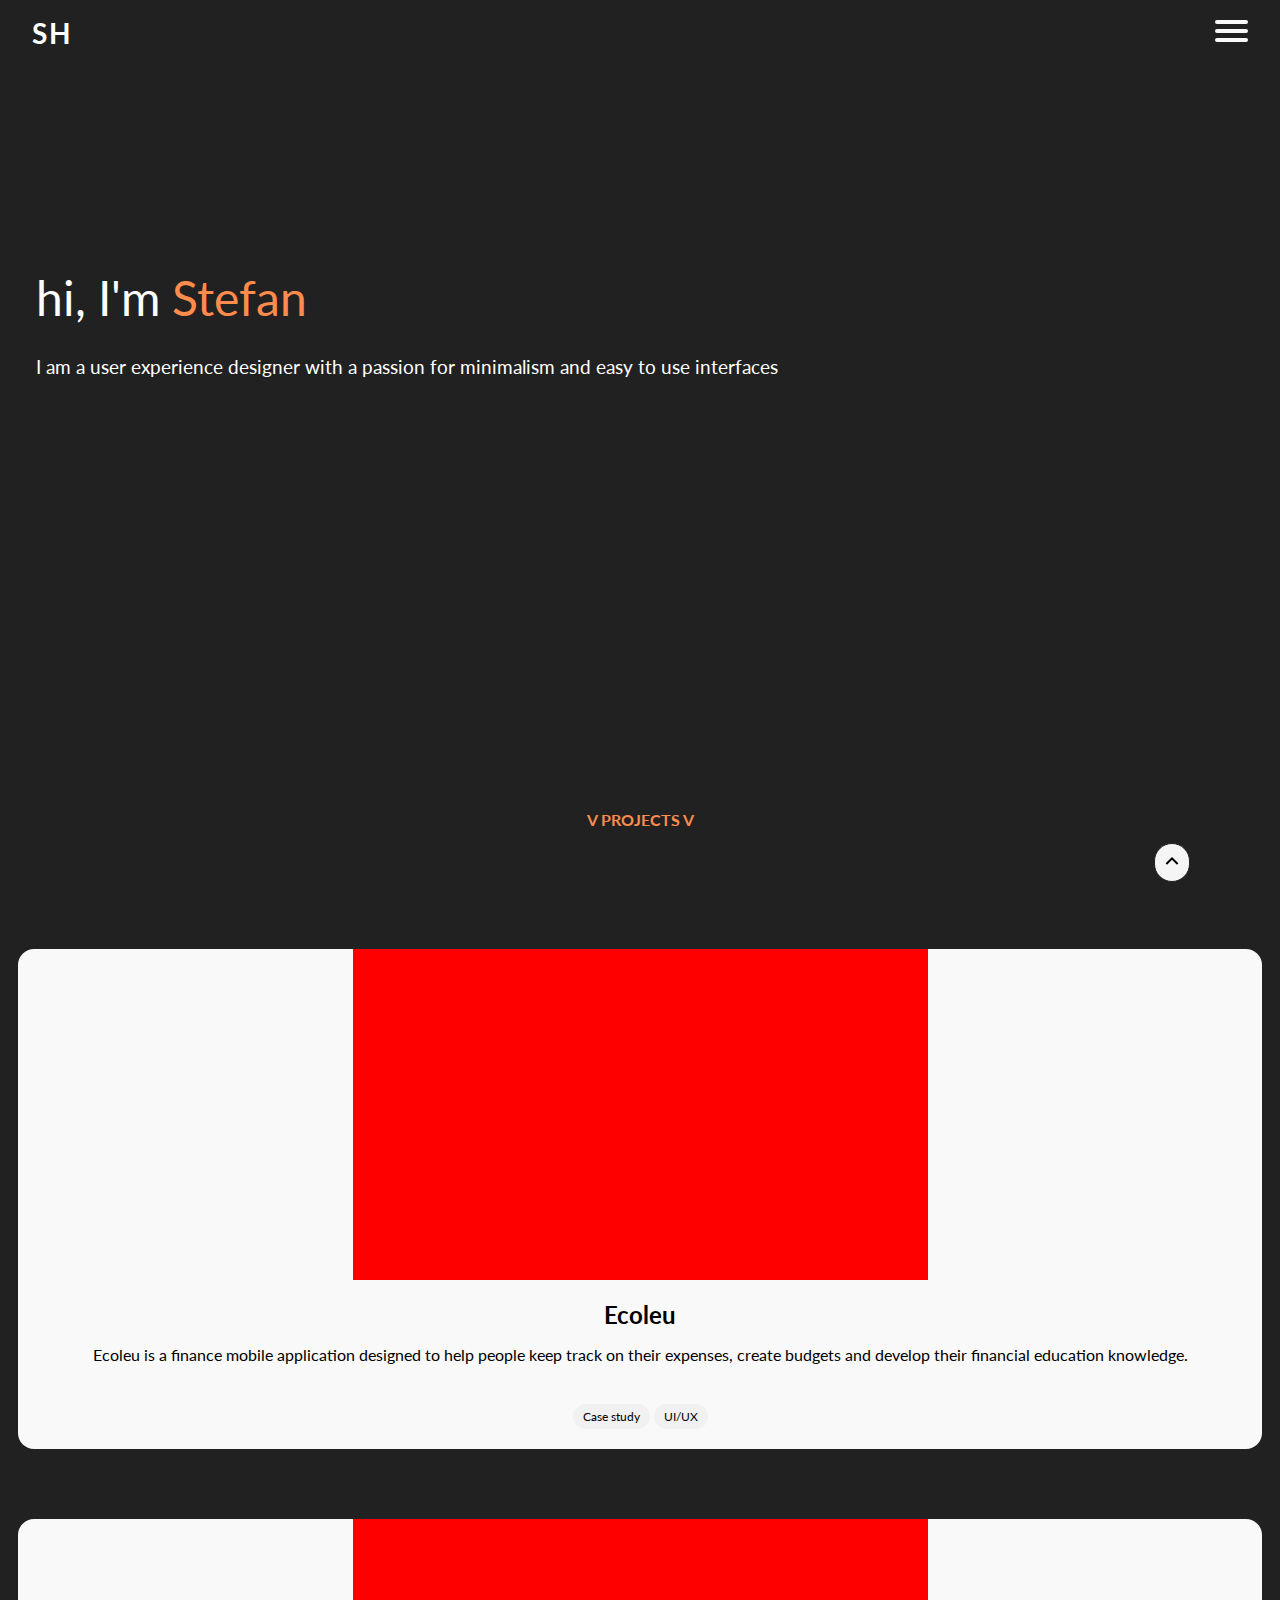
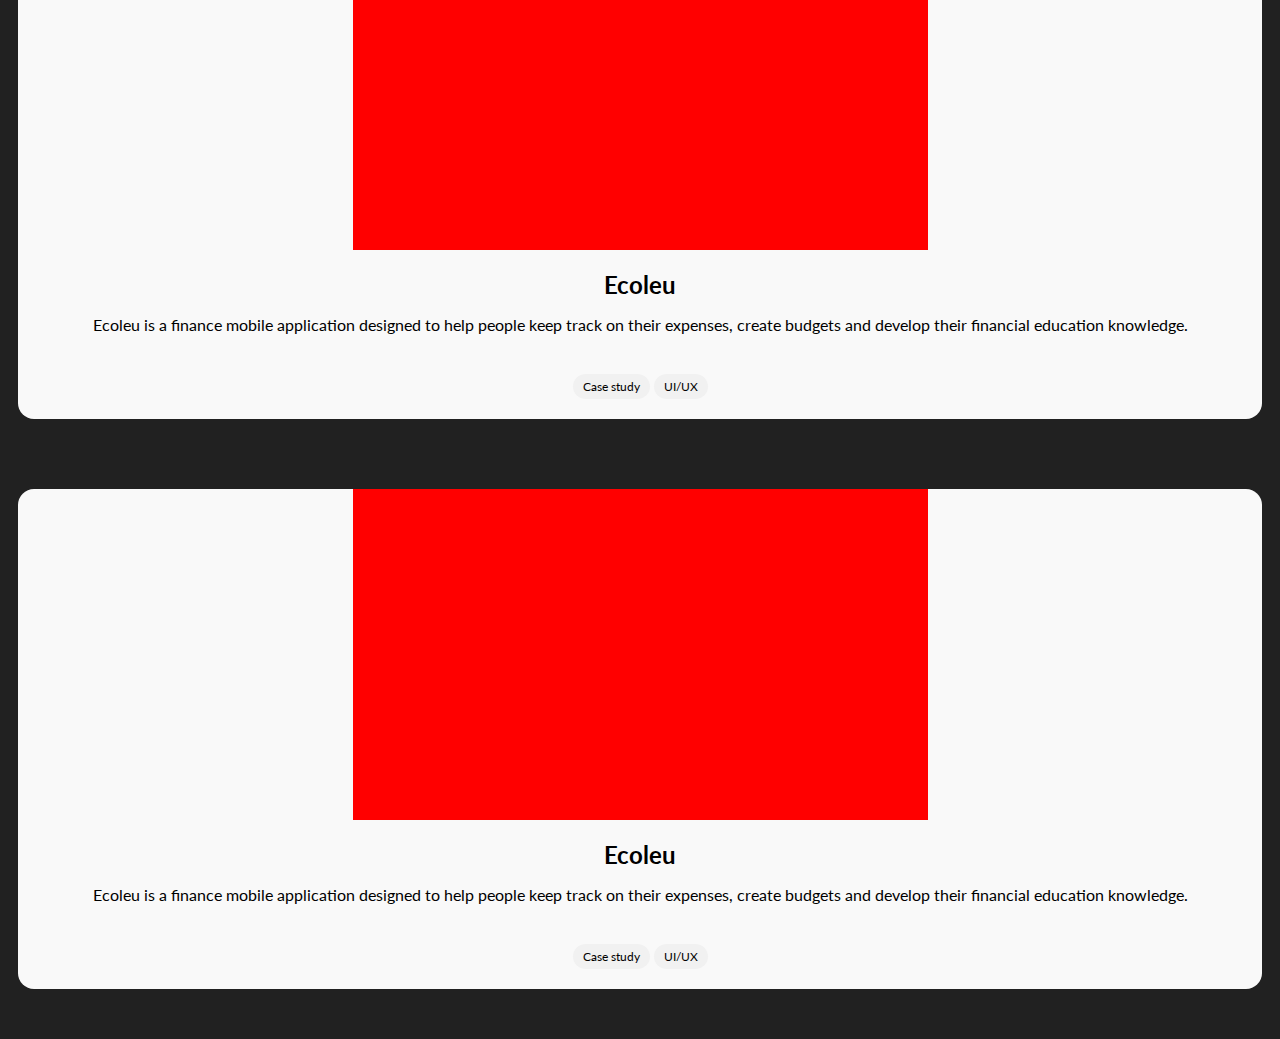
<file: index.html>
<!DOCTYPE html>
<html lang="en">

<head>

    <meta charset="UTF-8">

    <meta name="viewport" content="width=device-width, initial-scale=1.0">


    <title>Portfolio</title>

    <link href="./assets/css/styles.css" rel="stylesheet" />
    <link href="https://cdnjs.cloudflare.com/ajax/libs/animate.css/4.1.1/animate.min.css" />
    <link rel="preconnect" href="https://fonts.googleapis.com">
    <link rel="preconnect" href="https://fonts.gstatic.com" crossorigin>
    <link href="https://fonts.googleapis.com/css2?family=Lato:ital,wght@0,100;0,300;0,400;0,700;0,900;1,300;1,400;1,700&display=swap" rel="stylesheet"> 

</head>

<body>

    <nav>
        <div class="container">
            <h1>SH</h1>
            <div class="menu">
                <a href="#" class="is-active">WORK</a>
                <a href="#">RESUME</a>
                <a href="#">ILLUSTRATIONS</a>
                <a href="#">CONTACT</a>
            </div>

            <button class="hamburger">
                <span></span>
                <span></span>
                <span></span>
            </button>
        </div>

    </nav>

    <nav class="mobile-nav">
        <a href="#" class="is-active-hamburger">WORK</a>
        <a href="#">RESUME</a>
        <a href="#">ILLUSTRATIONS</a>
        <a href="#">CONTACT</a>
    </nav>

    <section class="hero-container" id="hero-cont">
        <div class="hero-content">
            <h2 id="hero-title">hi, I'm <span class="highlight-text" class="animate__animated animate__zoomInDown">Stefan</span></h2>
            <h3 class="description">I am a user experience designer with a passion for minimalism and easy to use interfaces</h3>
            <h4 class="view-work" class="animate__animated animate__zoomInDown">V PROJECTS V</h4>

        </div>
    </section>
    
    <a href="#hero-cont" class="up-button"><img src="./assets/images/arrow-up-s-fill.svg"></a>
    
    <section>
        <a href='project-1.html' class="project-card">
            <div class="card-content" id="first">
                <h3 id="card-title">Ecoleu</h3>
                <p class="description-card"> Ecoleu is a finance mobile application designed to help people keep track on their expenses, create budgets and develop their financial education knowledge.</p>
                <div class="chips">
                    <p>Case study</p>
                </div>

                <div class="chips">
                    <p>UI/UX</p>
                </div>


            </div>

            <div class="project-image" id="second">
                <img src="./assets/images/placeholder.png" alt="project-image">
            </div>


        </a>



        <div class="project-card">
            <div class="card-content" id="first">
                <h3 id="card-title">Ecoleu</h3>
                <p class="description-card"> Ecoleu is a finance mobile application designed to help people keep track on their expenses, create budgets and develop their financial education knowledge.</p>
                <div class="chips">
                    <p>Case study</p>
                </div>

                <div class="chips">
                    <p>UI/UX</p>
                </div>


            </div>

            <div class="project-image" id="second">
                <img src="./assets/images/placeholder.png" alt="project-image">
            </div>


        </div>



        <div class="project-card">
            <div class="card-content" id="first">
                <h3 id="card-title">Ecoleu</h3>
                <p class="description-card"> Ecoleu is a finance mobile application designed to help people keep track on their expenses, create budgets and develop their financial education knowledge.</p>
                <div class="chips">
                    <p>Case study</p>
                </div>

                <div class="chips">
                    <p>UI/UX</p>
                </div>


            </div>

            <div class="project-image" id="second">
                <img src="./assets/images/placeholder.png" alt="project-image">
            </div>
    </section>








    <script src='main.js'></script>
</body>

</html>
</file>
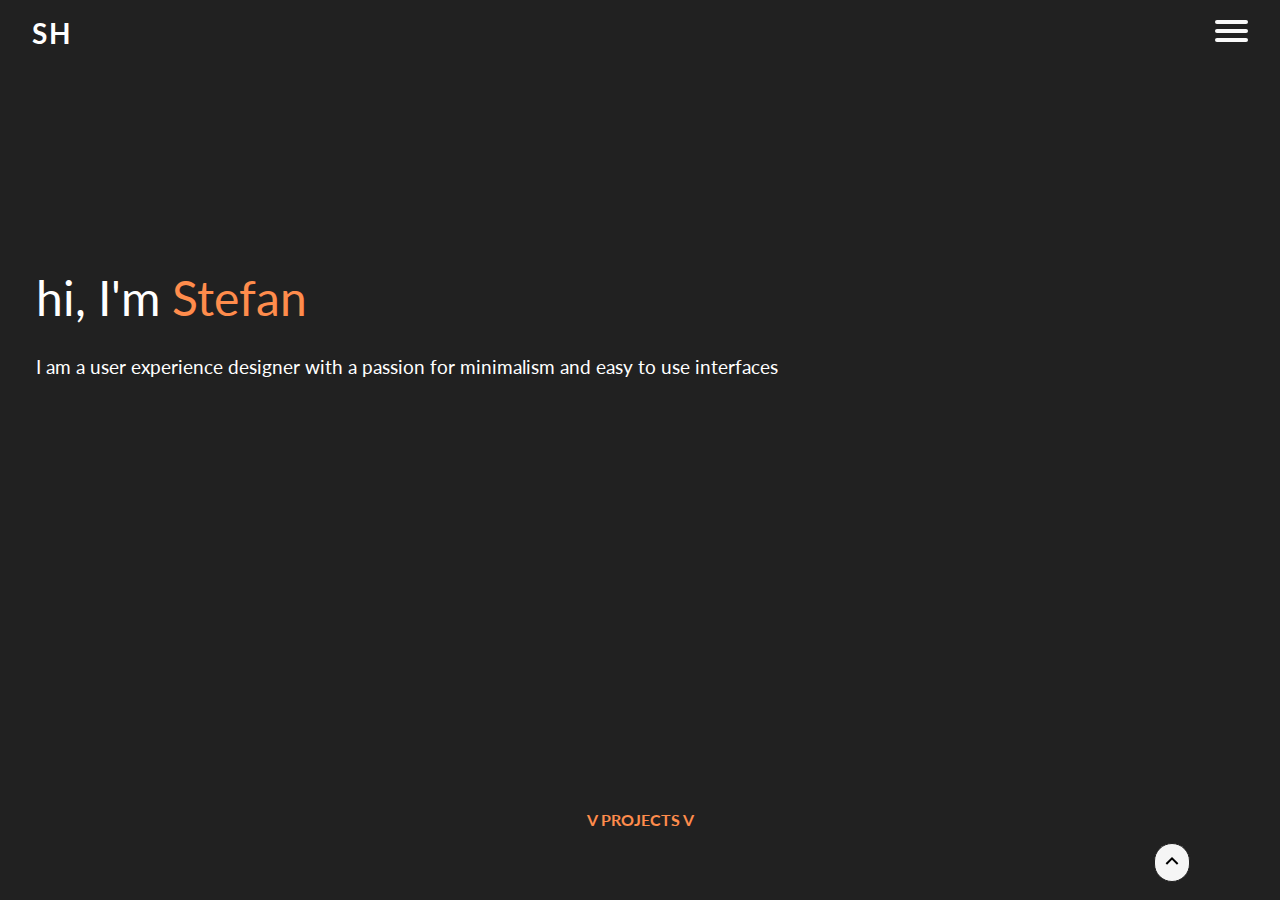
<file: project-1.html>
<!DOCTYPE html>
<html lang="en">

<head>

    <meta charset="UTF-8">

    <meta name="viewport" content="width=device-width, initial-scale=1.0">


    <title>Portfolio</title>

    <link href="./assets/css/styles.css" rel="stylesheet" />
    <link href="https://cdnjs.cloudflare.com/ajax/libs/animate.css/4.1.1/animate.min.css" />
    <link rel="preconnect" href="https://fonts.googleapis.com">
    <link rel="preconnect" href="https://fonts.gstatic.com" crossorigin>
    <link href="https://fonts.googleapis.com/css2?family=Lato:ital,wght@0,100;0,300;0,400;0,700;0,900;1,300;1,400;1,700&display=swap" rel="stylesheet">

</head>

<body>

    <nav>
        <div class="container">
            <h1>SH</h1>
            <div class="menu">
                <a href="./index.html">WORK</a>
                <a href="#">RESUME</a>
                <a href="#">ILLUSTRATIONS</a>
                <a href="#">CONTACT</a>
            </div>

            <button class="hamburger">
                <span></span>
                <span></span>
                <span></span>
            </button>
        </div>

    </nav>

    <nav class="mobile-nav">
        <a href="#" class="is-active-hamburger">WORK</a>
        <a href="#">RESUME</a>
        <a href="#">ILLUSTRATIONS</a>
        <a href="#">CONTACT</a>
    </nav>

    <section class="project-hero" id="hero-cont">
        <div class="hero-content">
            <h2 id="hero-title">hi, I'm <span class="highlight-text" class="animate__animated animate__zoomInDown">Stefan</span></h2>
            <h3 class="description">I am a user experience designer with a passion for minimalism and easy to use interfaces</h3>
            <h4 class="view-work" class="animate__animated animate__zoomInDown">V PROJECTS V</h4>

        </div>
    </section>

    <a href="#hero-cont" class="up-button"><img src="./assets/images/arrow-up-s-fill.svg"></a>






    <script src='main.js'></script>
</body>
</html>
</file>
<file: assets/css/styles.css>
:root {
    --primary: #FF8C4C;
    --light: #F9F9F9;
    --dark: #212121;
}



html {
    scroll-behavior: smooth;
}

* {
    margin: 0;
    padding: 0;
    box-sizing: border-box;
    font-family: 'Lato', sans-serif;
    

}

body {
    background-color: var(--dark);
    max-width: 1280px;
    margin: 0 auto;
    padding-top: 69px;
    text-align: center;
}


.container {
    max-width: 1280px;
    margin: 0 auto;
    display: flex;
    align-items: center;
    justify-content: space-between;


}

nav {
    position: fixed;
    top: 0;
    left: 0;
    right: 0;
    z-index: 99;
    background-color: var(--dark);
    padding: 16px 32px;

}

h1 {
    color: #FFF;
    font-size: 28PX;
    font-weight: 700;
    letter-spacing: 2px;
    text-transform: uppercase;

}

.hamburger {
    display: block;
    position: relative;
    z-index: 1;


    user-select: none;

    appearance: none;
    border: none;
    outline: none;
    background: none;
    cursor: pointer;
}

.hamburger span {
    display: block;
    width: 33px;
    height: 4px;
    margin-bottom: 5px;
    position: relative;

    background-color: var(--light);
    border-radius: 6px;
    z-index: 1;

    transform-origin: 0 0;


    transition: 0.4s;
}

.hamburger:hover span:nth-child(2) {

    transform: translateX(10px);
    background-color: var(--primary);


}

.hamburger.is-active span:nth-child(1) {
    transform: translate(0px, -2px) rotate(45deg);
}

.hamburger.is-active span:nth-child(2) {
    opacity: 0;
    transform: translateX(15px);
}

.hamburger.is-active span:nth-child(3) {
    transform: translate(-3px, 3px) rotate(-45deg);
}

.hamburger.is-active:hover span {
    background-color: var(--primary);

}




.menu {
    display: none;
    flex: 1 1 0%;
    justify-content: flex-end;
    margin: 0 - 16px;


}

.menu a {
    color: azure;
    margin: 0 16px;
    font-weight: 600;
    text-decoration: none;
    transition: 0.4s;
    padding: 8px 16px;

}


.menu a.is-active {
    color: var(--primary);
}

.menu a.is-active,
.menu a:hover {
    border-bottom: 2px solid var(--primary);


}



.mobile-nav {

    position: fixed;
    top: 0;
    left: 100%;
    width: 100%;
    min-height: 100vh;
    display: block;
    z-index: 98;
    background-color: var(--dark);
    padding-top: 120px;
    transition: 0.4s;


}

.mobile-nav.is-active {
    left: 0;

}

.mobile-nav a.is-active-hamburger {
    color: var(--primary);

}

.mobile-nav a {
    display: block;
    width: 100%;
    max-width: 100%;
    margin: 0 auto 16px;
    text-align: center;
    padding: 12px 75px;
    background-color: var(--dark);

    color: whitesmoke;
    text-decoration: none;

}

.mobile-nav a:hover {
    background-color: aqua;
    background-color: black;
}

@media (min-width: 1280px) {
    .hamburger {
        display: none;
    }

    .menu {
        display: flex;
    }
}

@media (max-width: 1280px) {

    .hamburger {
        display: block;
    }

    .menu {
        display: none;
    }


}


.hero-container {

    position: inherit;
    background-color: ;
    height: 90vh;

}

h2 {
    font-size: 48px;
    color: #FFF;
    padding-bottom: 30px;
    text-align: left;
    padding-top: 200px;
    font-weight: 400;
    

}

.highlight-text {
    display: inline-block;
    color: var(--primary);
}

.view-work {
    position: absolute;



    color: var(--primary);
    max-width: inherit;

    top: 90%;
     left: 0; 
  right: 0; 
  margin-left: auto; 
  margin-right: auto; 
  
}

.description {

    font-size: 18;
    margin-bottom: 150px;
    color: white;
    text-align: left;
    font-weight: 400;
}


.up-button {
    
    position: fixed;
    text-decoration: none;
    background-color: whitesmoke;
    padding: 5px;
    border-radius: 20px;
    right: 10vh;
    bottom: 2vh;
    z-index: 5;
    border: solid #212121 1px;
    
}








.project-card {
    

    display: flex;
    max-width: inherit;
    max-height: 300px;
    color: var(--light);
    background-color: var(--light);
    text-align: center;
    margin-bottom: 50px;
    border-radius: 16px;
    margin-left: 2vh;
    margin-right: 2vh;
    overflow: hidden;
    margin-top: 70px;
    
    

}

@media (max-width: 1280px) {
    .project-card {
        display: flex;
        flex-direction: column;
        width: inherit;
        min-height: 500px;
    }

    #first {
        order: 2;
        align-self: center;
        margin-top: 20px;
        margin-bottom: 20px;

    }

    #second {
        order: 1;
        width: 100%;

    }

    .description {

        font-size: 16;
        margin-bottom: 1px;
        margin-left: 4vh;
        margin-right: 4vh;
    }
    
    h2 {
        margin-left: 4vh;
    }

}


.card-content {
    color: black;
    width: 60%;
    text-align: left;
    margin: 30px;


}

.project-image {
    display: inline-block;
    position: relative;
    overflow: hidden;
    width: 40%;
    float: right;
}

#card-title {
    margin-bottom: 16px;
    font-size: 24px;
}

.description-card {

    font-size: 18;
    margin-bottom: 150px;
    color: ;
}


@media (max-width: 1280px) {

    .card-content {
        align-items: center;
        min-width: 90%;

    }

    .description-card {

        width: 500px auto;
        font-size: 16;
        margin-bottom: 40px;
        text-align: center;
        align-items: center;





    }

    .project-image {
        display: inline-block;
        height: 70%;

    }

    .card-content {

        text-align: center;
    }


}


.chips {
    display: inline-block;
    align-content: center;
    padding: 5px 10px 5px 10px;
    font-size: 12px;
    border-radius: 25px;
    background-color: #f1f1f1;
    
    
.project-hero {
    
     position: inherit;
    background-color: ;
    height: 90vh;
    
}
</file>
